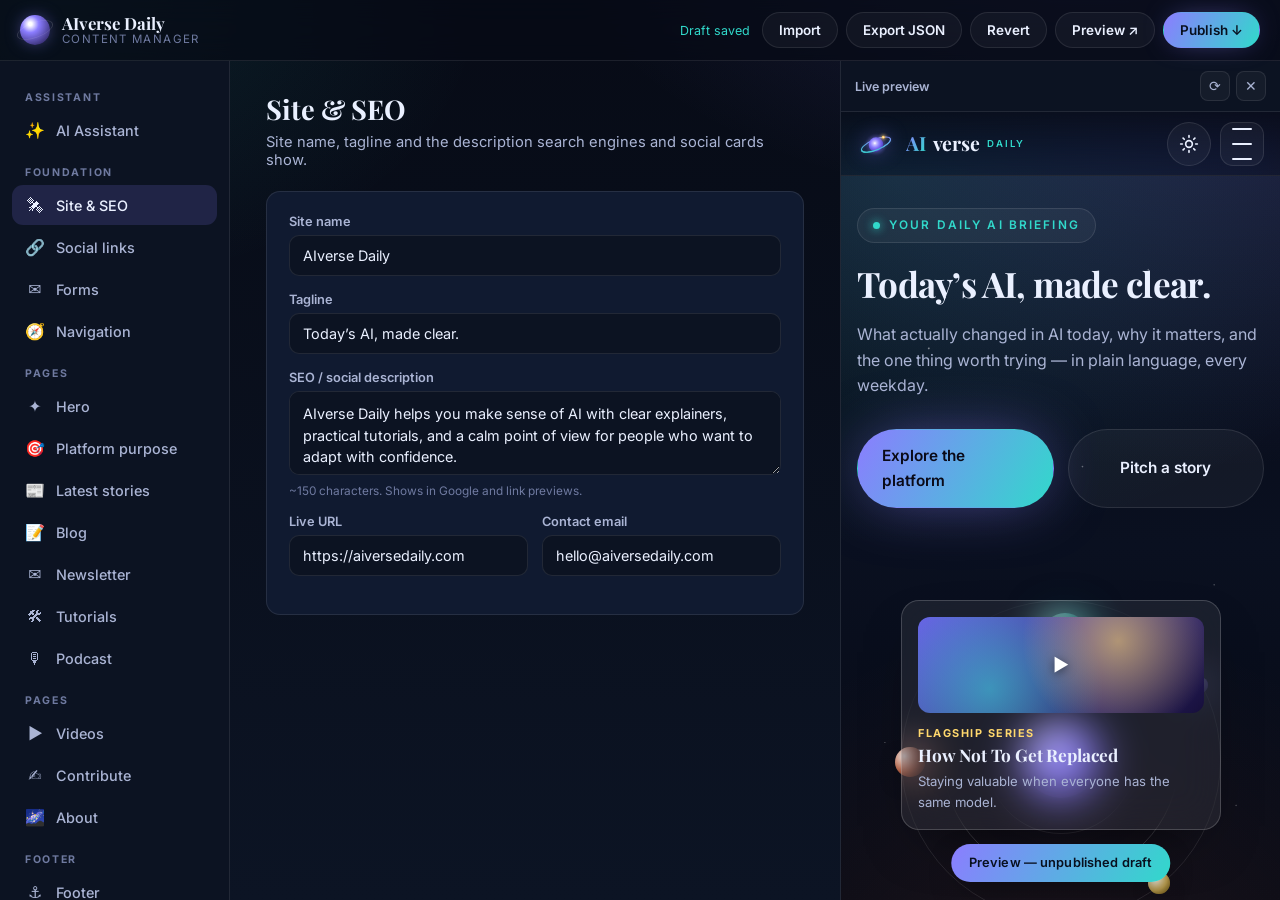
<file: admin/index.html>
<!DOCTYPE html>
<html lang="en">
<head>
<meta charset="UTF-8" />
<meta name="viewport" content="width=device-width, initial-scale=1.0" />
<meta name="robots" content="noindex, nofollow" />
<title>AIverse Daily · CMS</title>
<link rel="icon" href="../assets/aiverse-icon.svg" />
<link rel="preconnect" href="https://fonts.googleapis.com" />
<link rel="preconnect" href="https://fonts.gstatic.com" crossorigin />
<link href="https://fonts.googleapis.com/css2?family=Playfair+Display:wght@700&family=Inter:wght@400;500;600;700&display=swap" rel="stylesheet" />
<link rel="stylesheet" href="/admin/admin.css" />
</head>
<body>
  <header class="topbar">
    <div class="tb-left">
      <span class="tb-mark" aria-hidden="true"></span>
      <div class="tb-title"><strong>AIverse Daily</strong><span>Content manager</span></div>
    </div>
    <div class="tb-actions">
      <span class="save-state" id="saveState">Draft saved</span>
      <button class="btn ghost" id="btnImport">Import</button>
      <button class="btn ghost" id="btnJson">Export JSON</button>
      <button class="btn ghost" id="btnRevert">Revert</button>
      <a class="btn ghost" id="btnPreview" href="../index.html?draft=1" target="_blank" rel="noopener">Preview ↗</a>
      <button class="btn primary" id="btnPublish">Publish ↓</button>
    </div>
  </header>

  <div class="layout">
    <nav class="sidebar" id="sidebar" aria-label="Sections"></nav>
    <main class="editor" id="editor"></main>
    <aside class="preview" id="previewPane">
      <div class="preview-bar">
        <span>Live preview</span>
        <div>
          <button class="mini" id="btnRefresh" title="Refresh preview">⟳</button>
          <button class="mini" id="btnHidePreview" title="Hide preview">✕</button>
        </div>
      </div>
      <iframe id="previewFrame" src="../index.html?draft=1" title="Site preview"></iframe>
    </aside>
  </div>

  <button class="show-preview" id="btnShowPreview" hidden>Preview</button>
  <input type="file" id="fileInput" accept="application/json,.json" hidden />

  <div class="toast" id="toast" hidden></div>

  <script src="/content.js"></script>
  <script src="/admin/admin.js"></script>
</body>
</html>
</file>
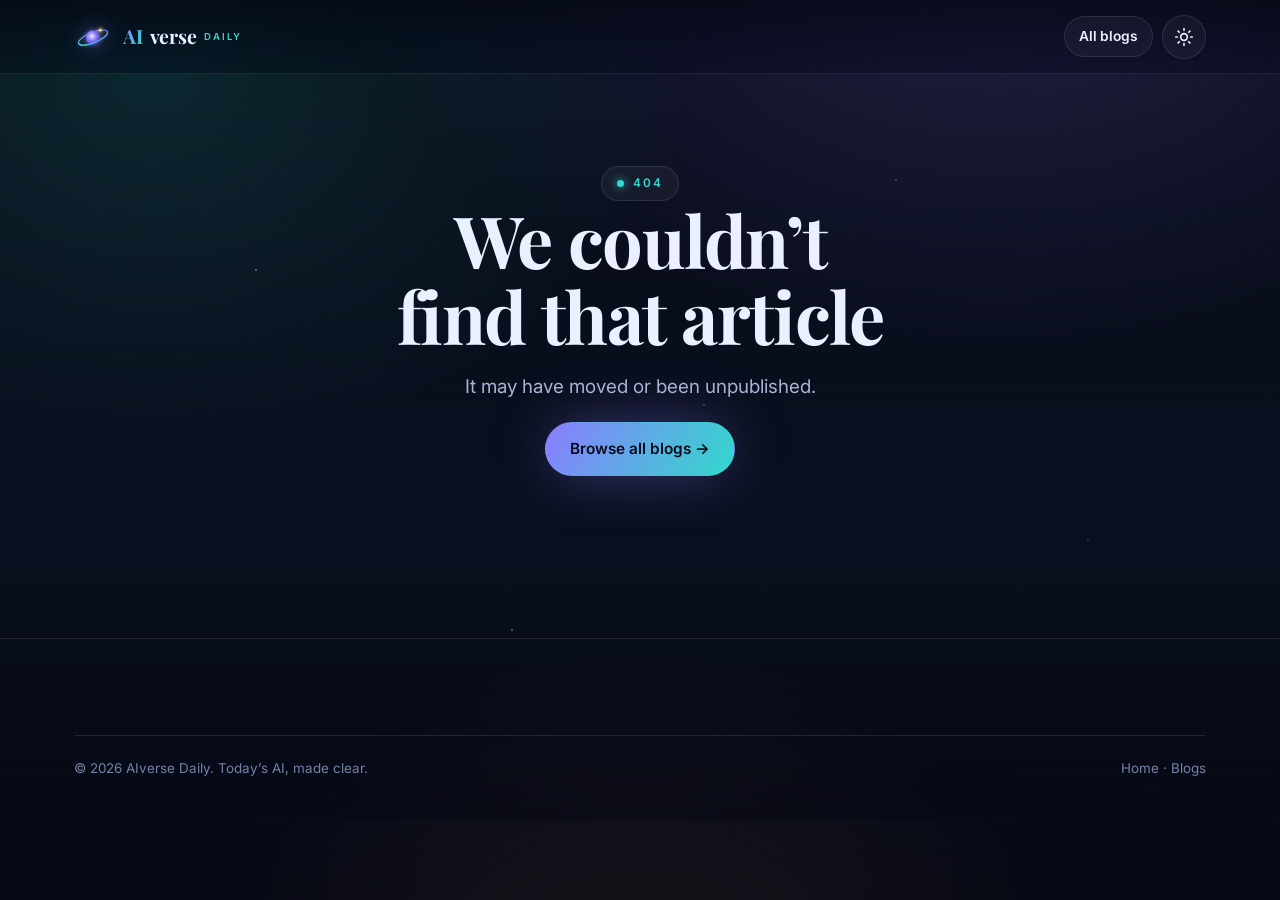
<file: article.html>
<!DOCTYPE html>
<html lang="en" data-theme="dark">
<head>
<meta charset="UTF-8" />
<meta name="viewport" content="width=device-width, initial-scale=1.0" />
<title>AIverse Daily</title>
<meta name="description" content="AIverse Daily — clear, calm analysis of what’s changing in AI." />
<meta name="theme-color" content="#060914" />
<!-- Apply saved theme before first paint to avoid a flash of the wrong theme -->
<script>(function(){try{var t=localStorage.getItem("aiverse:theme");if(t)document.documentElement.setAttribute("data-theme",t);}catch(e){}})();</script>

<meta property="og:type" content="article" />
<meta property="og:site_name" content="AIverse Daily" />
<meta property="og:title" content="AIverse Daily" />
<meta property="og:description" content="Clear, calm analysis of what’s changing in AI." />
<meta property="og:image" content="https://aiversedaily.com/assets/aiverse-avatar-1080.png" />
<meta name="twitter:card" content="summary_large_image" />

<link rel="icon" href="/assets/aiverse-icon.svg" />
<link rel="apple-touch-icon" href="/assets/apple-touch-icon.png" />
<link rel="manifest" href="/site.webmanifest" />
<link rel="canonical" href="https://aiversedaily.com/" />
<link rel="preconnect" href="https://fonts.googleapis.com" />
<link rel="preconnect" href="https://fonts.gstatic.com" crossorigin />
<link href="https://fonts.googleapis.com/css2?family=Playfair+Display:ital,wght@0,500;0,600;0,700;0,800;1,500&family=Inter:wght@400;500;600;700&display=swap" rel="stylesheet" />
<link rel="stylesheet" href="/styles.css" />
</head>
<body>
  <!-- Brand mark sprite (used in nav + footer) -->
  <svg width="0" height="0" style="position:absolute" aria-hidden="true">
    <defs>
      <radialGradient id="bmPlanet" cx="42%" cy="40%" r="72%">
        <stop offset="0%" stop-color="#ffffff"/><stop offset="16%" stop-color="#c8c0ff"/>
        <stop offset="42%" stop-color="#8b7dff"/><stop offset="74%" stop-color="#5a4bd2"/>
        <stop offset="100%" stop-color="#160f3a"/>
      </radialGradient>
      <linearGradient id="bmRing" x1="0%" y1="100%" x2="100%" y2="0%">
        <stop offset="0%" stop-color="#31d9cb"/><stop offset="100%" stop-color="#8b7dff"/>
      </linearGradient>
      <radialGradient id="bmSpark" cx="50%" cy="50%" r="50%">
        <stop offset="0%" stop-color="#fff4cf"/><stop offset="45%" stop-color="#ffd86d"/><stop offset="100%" stop-color="#ffb43d"/>
      </radialGradient>
      <filter id="bmGlow" x="-80%" y="-80%" width="260%" height="260%"><feGaussianBlur stdDeviation="4.5"/></filter>
      <clipPath id="bmFront"><rect x="0" y="62" width="120" height="58"/></clipPath>
      <symbol id="brandMark" viewBox="0 0 120 120">
        <g transform="rotate(-22 60 62)">
          <ellipse cx="60" cy="62" rx="49" ry="16.5" fill="none" stroke="url(#bmRing)" stroke-width="3.4" opacity="0.35" filter="url(#bmGlow)"/>
          <ellipse cx="60" cy="62" rx="49" ry="16.5" fill="none" stroke="url(#bmRing)" stroke-width="3.4"/>
        </g>
        <circle cx="60" cy="62" r="29" fill="#8b7dff" opacity="0.28" filter="url(#bmGlow)"/>
        <circle cx="60" cy="62" r="23" fill="url(#bmPlanet)"/>
        <g transform="rotate(-22 60 62)" clip-path="url(#bmFront)">
          <ellipse cx="60" cy="62" rx="49" ry="16.5" fill="none" stroke="url(#bmRing)" stroke-width="3.4"/>
        </g>
        <circle cx="83.1" cy="38.7" r="8.5" fill="#ffd86d" opacity="0.5" filter="url(#bmGlow)"/>
        <circle cx="83.1" cy="38.7" r="4.6" fill="url(#bmSpark)"/>
        <circle cx="82.2" cy="37.6" r="1.6" fill="#fffaf0"/>
      </symbol>
    </defs>
  </svg>

  <div class="sky" aria-hidden="true"></div>
  <div class="stars" aria-hidden="true"></div>

  <header>
    <nav class="nav" aria-label="Primary">
      <div class="nav-inner nav-inner-article">
        <a href="/" class="brand" aria-label="AIverse Daily home">
          <svg class="brand-mark" aria-hidden="true"><use href="#brandMark"/></svg>
          <span class="brand-name"><span class="b-ai">AI</span><span class="b-verse">verse</span><span class="b-daily">Daily</span></span>
        </a>
        <div class="nav-actions">
          <a href="/#blogs" class="btn btn-ghost btn-sm">All blogs</a>
          <button class="toggle" id="themeToggle" aria-label="Switch colour theme" aria-pressed="false">
            <svg class="sun" viewBox="0 0 24 24" fill="none" stroke="currentColor" stroke-width="2" stroke-linecap="round" aria-hidden="true"><circle cx="12" cy="12" r="4"/><path d="M12 2v2M12 20v2M4.93 4.93l1.41 1.41M17.66 17.66l1.41 1.41M2 12h2M20 12h2M4.93 19.07l1.41-1.41M17.66 6.34l1.41-1.41"/></svg>
            <svg class="moon" viewBox="0 0 24 24" fill="none" stroke="currentColor" stroke-width="2" stroke-linecap="round" stroke-linejoin="round" aria-hidden="true"><path d="M21 12.79A9 9 0 1 1 11.21 3 7 7 0 0 0 21 12.79z"/></svg>
          </button>
        </div>
      </div>
    </nav>
  </header>

  <noscript><div class="wrap" style="padding:60px 24px;text-align:center;color:#aab4d4">This article needs JavaScript enabled. <a href="/#blogs" style="color:#8b7dff">Back to all blogs →</a></div></noscript>

  <main id="articleMain"></main>

  <footer>
    <div class="wrap">
      <div class="foot-bottom" id="footBottom"></div>
    </div>
  </footer>

  <script src="/content.js"></script>
  <script src="/article.js"></script>
</body>
</html>
</file>
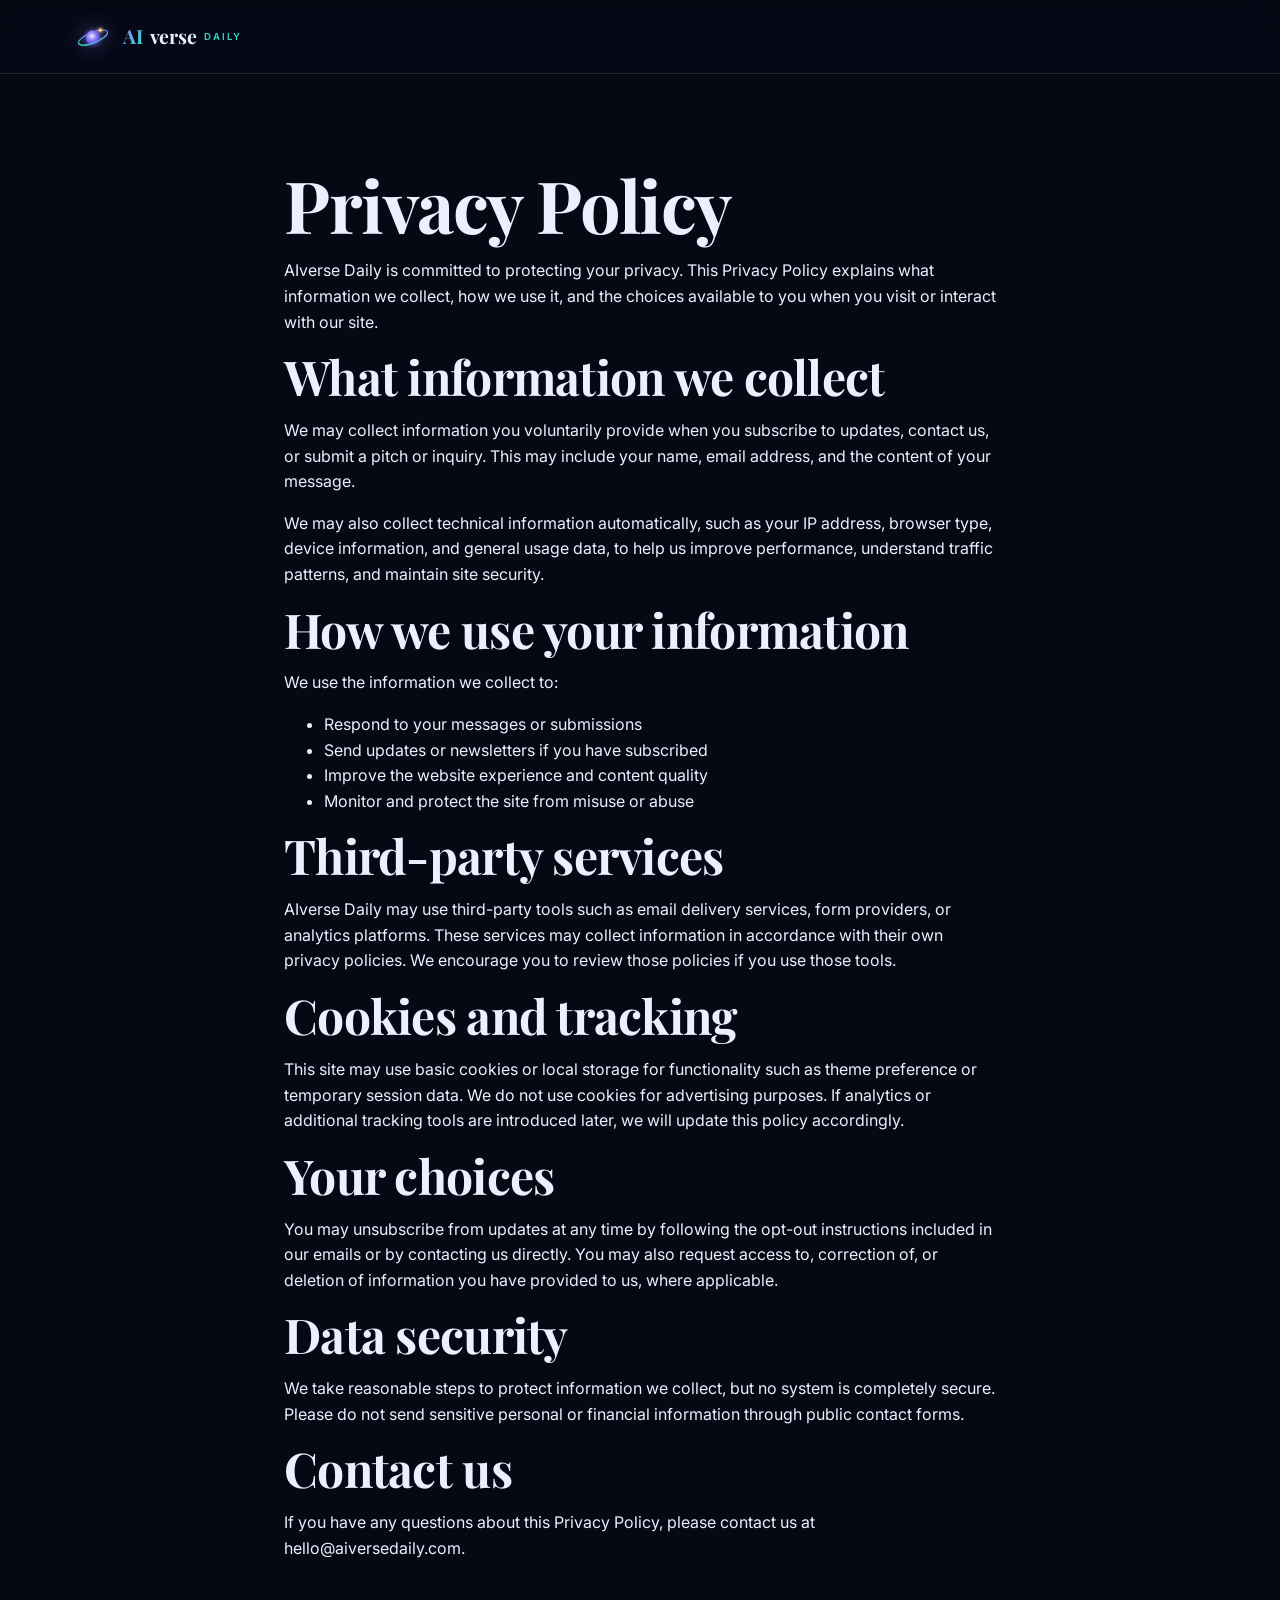
<file: privacy.html>
<!DOCTYPE html>
<html lang="en">
<head>
<meta charset="UTF-8" />
<meta name="viewport" content="width=device-width, initial-scale=1.0" />
<title>Privacy Policy — AIverse Daily</title>
<meta name="description" content="Privacy policy for AIverse Daily, covering data handling, forms, and third-party services." />
<meta name="robots" content="index, follow" />
<link rel="icon" href="assets/aiverse-icon.svg" />
<link rel="preconnect" href="https://fonts.googleapis.com" />
<link rel="preconnect" href="https://fonts.gstatic.com" crossorigin />
<link href="https://fonts.googleapis.com/css2?family=Playfair+Display:wght@700&family=Inter:wght@400;500;600;700&display=swap" rel="stylesheet" />
<link rel="stylesheet" href="styles.css" />
</head>
<body>
<header>
<nav class="nav" aria-label="Primary">
<div class="nav-inner">
<a href="/" class="brand" aria-label="AIverse Daily home">
<img class="brand-mark" src="assets/aiverse-icon.svg" alt="AIverse Daily" width="38" height="38" />
<span class="brand-name"><span class="b-ai">AI</span><span class="b-verse">verse</span><span class="b-daily">Daily</span></span>
</a>
</div>
</nav>
</header>
<main class="block">
<div class="wrap" style="max-width:760px;">
<h1>Privacy Policy</h1>
<p>AIverse Daily is committed to protecting your privacy. This Privacy Policy explains what information we collect, how we use it, and the choices available to you when you visit or interact with our site.</p>

<h2>What information we collect</h2>
<p>We may collect information you voluntarily provide when you subscribe to updates, contact us, or submit a pitch or inquiry. This may include your name, email address, and the content of your message.</p>
<p>We may also collect technical information automatically, such as your IP address, browser type, device information, and general usage data, to help us improve performance, understand traffic patterns, and maintain site security.</p>

<h2>How we use your information</h2>
<p>We use the information we collect to:</p>
<ul>
  <li>Respond to your messages or submissions</li>
  <li>Send updates or newsletters if you have subscribed</li>
  <li>Improve the website experience and content quality</li>
  <li>Monitor and protect the site from misuse or abuse</li>
</ul>

<h2>Third-party services</h2>
<p>AIverse Daily may use third-party tools such as email delivery services, form providers, or analytics platforms. These services may collect information in accordance with their own privacy policies. We encourage you to review those policies if you use those tools.</p>

<h2>Cookies and tracking</h2>
<p>This site may use basic cookies or local storage for functionality such as theme preference or temporary session data. We do not use cookies for advertising purposes. If analytics or additional tracking tools are introduced later, we will update this policy accordingly.</p>

<h2>Your choices</h2>
<p>You may unsubscribe from updates at any time by following the opt-out instructions included in our emails or by contacting us directly. You may also request access to, correction of, or deletion of information you have provided to us, where applicable.</p>

<h2>Data security</h2>
<p>We take reasonable steps to protect information we collect, but no system is completely secure. Please do not send sensitive personal or financial information through public contact forms.</p>

<h2>Contact us</h2>
<p>If you have any questions about this Privacy Policy, please contact us at <a href="mailto:hello@aiversedaily.com">hello@aiversedaily.com</a>.</p>
</div>
</main>
</body>
</html>
</file>
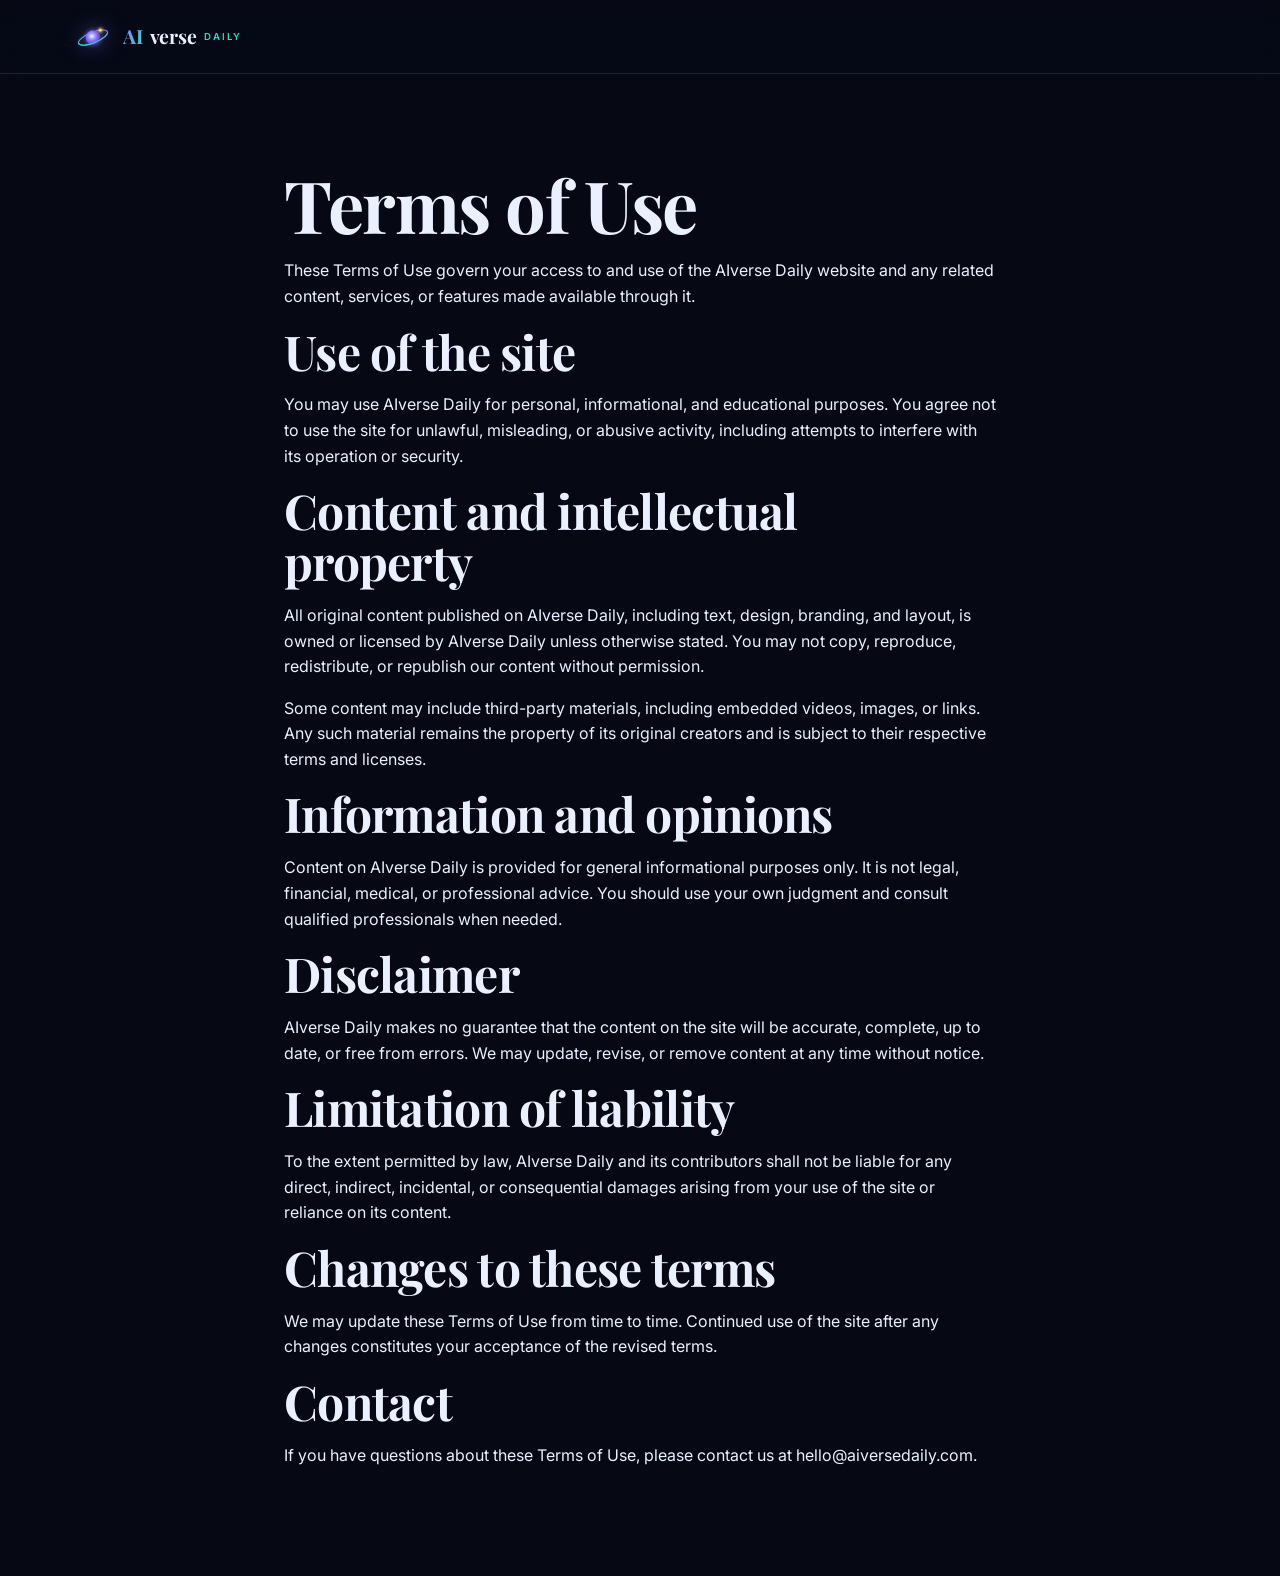
<file: terms.html>
<!DOCTYPE html>
<html lang="en">
<head>
<meta charset="UTF-8" />
<meta name="viewport" content="width=device-width, initial-scale=1.0" />
<title>Terms of Use — AIverse Daily</title>
<meta name="description" content="Terms of use for AIverse Daily, including acceptable use and limitations of liability." />
<meta name="robots" content="index, follow" />
<link rel="icon" href="assets/aiverse-icon.svg" />
<link rel="preconnect" href="https://fonts.googleapis.com" />
<link rel="preconnect" href="https://fonts.gstatic.com" crossorigin />
<link href="https://fonts.googleapis.com/css2?family=Playfair+Display:wght@700&family=Inter:wght@400;500;600;700&display=swap" rel="stylesheet" />
<link rel="stylesheet" href="styles.css" />
</head>
<body>
<header>
<nav class="nav" aria-label="Primary">
<div class="nav-inner">
<a href="/" class="brand" aria-label="AIverse Daily home">
<img class="brand-mark" src="assets/aiverse-icon.svg" alt="AIverse Daily" width="38" height="38" />
<span class="brand-name"><span class="b-ai">AI</span><span class="b-verse">verse</span><span class="b-daily">Daily</span></span>
</a>
</div>
</nav>
</header>
<main class="block">
<div class="wrap" style="max-width:760px;">
<h1>Terms of Use</h1>
<p>These Terms of Use govern your access to and use of the AIverse Daily website and any related content, services, or features made available through it.</p>

<h2>Use of the site</h2>
<p>You may use AIverse Daily for personal, informational, and educational purposes. You agree not to use the site for unlawful, misleading, or abusive activity, including attempts to interfere with its operation or security.</p>

<h2>Content and intellectual property</h2>
<p>All original content published on AIverse Daily, including text, design, branding, and layout, is owned or licensed by AIverse Daily unless otherwise stated. You may not copy, reproduce, redistribute, or republish our content without permission.</p>
<p>Some content may include third-party materials, including embedded videos, images, or links. Any such material remains the property of its original creators and is subject to their respective terms and licenses.</p>

<h2>Information and opinions</h2>
<p>Content on AIverse Daily is provided for general informational purposes only. It is not legal, financial, medical, or professional advice. You should use your own judgment and consult qualified professionals when needed.</p>

<h2>Disclaimer</h2>
<p>AIverse Daily makes no guarantee that the content on the site will be accurate, complete, up to date, or free from errors. We may update, revise, or remove content at any time without notice.</p>

<h2>Limitation of liability</h2>
<p>To the extent permitted by law, AIverse Daily and its contributors shall not be liable for any direct, indirect, incidental, or consequential damages arising from your use of the site or reliance on its content.</p>

<h2>Changes to these terms</h2>
<p>We may update these Terms of Use from time to time. Continued use of the site after any changes constitutes your acceptance of the revised terms.</p>

<h2>Contact</h2>
<p>If you have questions about these Terms of Use, please contact us at <a href="mailto:hello@aiversedaily.com">hello@aiversedaily.com</a>.</p>
</div>
</main>
</body>
</html>
</file>
<file: admin/admin.css>
:root{
  --bg0:#070b16;--bg1:#0c1424;--panel:#101a30;--panel2:#0c1322;
  --ink:#eaf0ff;--soft:#aab4d4;--faint:#6f7aa0;
  --violet:#8b7dff;--teal:#31d9cb;--coral:#ff8a62;--gold:#ffd86d;
  --border:rgba(255,255,255,.09);--border2:rgba(255,255,255,.14);
  --serif:"Playfair Display",serif;--sans:"Inter",system-ui,sans-serif;
  --r:14px;
}
*{box-sizing:border-box}
html,body{height:100%}
body{
  margin:0;font-family:var(--sans);color:var(--ink);
  background:radial-gradient(900px 500px at 85% -10%,rgba(139,125,255,.16),transparent 60%),
    radial-gradient(700px 480px at 5% 0%,rgba(49,217,203,.1),transparent 60%),
    linear-gradient(180deg,var(--bg0),var(--bg1));
  display:flex;flex-direction:column;
}
a{color:inherit;text-decoration:none}

/* topbar */
.topbar{display:flex;align-items:center;justify-content:space-between;gap:16px;
  padding:12px 20px;border-bottom:1px solid var(--border);
  background:rgba(7,11,22,.7);backdrop-filter:blur(14px);position:sticky;top:0;z-index:20}
.tb-left{display:flex;align-items:center;gap:12px}
.tb-mark{width:30px;height:30px;border-radius:50%;flex-shrink:0;
  background:radial-gradient(circle at 34% 30%,#fff 0 6%,var(--violet) 30%,#160f3a 100%);
  box-shadow:0 0 18px -4px rgba(139,125,255,.7);position:relative}
.tb-mark::after{content:"";position:absolute;inset:-4px;border-radius:50%;
  border:1px solid var(--border2);transform:rotate(-20deg) scaleY(.4)}
.tb-title{display:flex;flex-direction:column;line-height:1.1}
.tb-title strong{font-family:var(--serif);font-size:1.05rem}
.tb-title span{font-size:.72rem;color:var(--faint);letter-spacing:.12em;text-transform:uppercase}
.tb-actions{display:flex;align-items:center;gap:8px;flex-wrap:wrap;justify-content:flex-end}
.save-state{font-size:.78rem;color:var(--teal);margin-right:4px}
.save-state.dirty{color:var(--gold)}

.btn{font-family:var(--sans);font-weight:600;font-size:.84rem;cursor:pointer;
  border-radius:999px;padding:9px 16px;border:1px solid transparent;transition:.2s}
.btn.ghost{background:rgba(255,255,255,.04);border-color:var(--border);color:var(--ink)}
.btn.ghost:hover{background:rgba(255,255,255,.09)}
.btn.primary{color:#08101f;background:linear-gradient(120deg,var(--violet),var(--teal));
  box-shadow:0 0 28px -10px rgba(139,125,255,.7)}
.btn.primary:hover{transform:translateY(-1px)}

/* layout */
.layout{flex:1;display:grid;grid-template-columns:230px 1fr 440px;min-height:0}
.sidebar{border-right:1px solid var(--border);padding:16px 12px;overflow-y:auto;background:var(--panel2)}
.s-item{display:flex;align-items:center;gap:11px;width:100%;text-align:left;
  padding:10px 13px;border-radius:11px;border:none;background:transparent;color:var(--soft);
  font-family:var(--sans);font-size:.9rem;font-weight:500;cursor:pointer;margin-bottom:2px;transition:.15s}
.s-item:hover{background:rgba(255,255,255,.04);color:var(--ink)}
.s-item.active{background:rgba(139,125,255,.16);color:var(--ink)}
.s-item .ic{font-size:1rem;width:20px;text-align:center}
.s-sep{font-size:.66rem;letter-spacing:.16em;text-transform:uppercase;color:var(--faint);
  padding:14px 13px 6px;font-weight:700}

.editor{overflow-y:auto;padding:30px 36px 80px;min-width:0}
.ed-head{margin-bottom:22px}
.ed-head h1{font-family:var(--serif);font-size:1.7rem;margin:0 0 6px}
.ed-head p{color:var(--soft);margin:0;font-size:.92rem;max-width:64ch}

.group{background:var(--panel);border:1px solid var(--border);border-radius:var(--r);
  padding:22px;margin-bottom:18px}
.field{margin-bottom:16px}
.field:last-child{margin-bottom:0}
.field label{display:block;font-size:.8rem;font-weight:600;color:var(--soft);margin-bottom:6px}
.field .help{font-size:.74rem;color:var(--faint);margin:5px 0 0}
.inp,select.inp,textarea.inp{width:100%;padding:11px 13px;border-radius:10px;
  border:1px solid var(--border);background:var(--panel2);color:var(--ink);
  font-family:var(--sans);font-size:.9rem;transition:.18s}
textarea.inp{min-height:84px;resize:vertical;line-height:1.5}
.inp:focus{outline:none;border-color:var(--violet);box-shadow:0 0 0 3px rgba(139,125,255,.22)}
select.inp{cursor:pointer}
.row2{display:grid;grid-template-columns:1fr 1fr;gap:14px}

/* list editor */
.list-head{display:flex;align-items:center;justify-content:space-between;margin:26px 0 12px}
.list-head h3{font-size:1rem;margin:0;font-family:var(--serif)}
.item{background:var(--panel);border:1px solid var(--border);border-radius:var(--r);
  padding:18px 18px 16px;margin-bottom:14px;position:relative}
.item-top{display:flex;align-items:center;justify-content:space-between;margin-bottom:14px;gap:10px}
.item-name{font-weight:600;font-size:.9rem;color:var(--ink);overflow:hidden;text-overflow:ellipsis;white-space:nowrap}
.item-name b{color:var(--faint);font-weight:600;margin-right:8px}
.item-ctrls{display:flex;gap:5px;flex-shrink:0}
.mini{width:30px;height:30px;border-radius:8px;border:1px solid var(--border);
  background:rgba(255,255,255,.04);color:var(--soft);cursor:pointer;font-size:.85rem;
  display:grid;place-items:center;transition:.15s}
.mini:hover{background:rgba(255,255,255,.1);color:var(--ink)}
.mini.danger:hover{background:rgba(255,138,98,.2);color:var(--coral);border-color:var(--coral)}
.add-btn{width:100%;padding:12px;border-radius:11px;border:1px dashed var(--border2);
  background:transparent;color:var(--soft);font-family:var(--sans);font-weight:600;font-size:.86rem;
  cursor:pointer;transition:.18s}
.add-btn:hover{border-color:var(--violet);color:var(--ink);background:rgba(139,125,255,.08)}
.swatch{display:inline-block;width:11px;height:11px;border-radius:50%;margin-right:7px;vertical-align:-1px}

/* preview */
.preview{border-left:1px solid var(--border);display:flex;flex-direction:column;background:var(--panel2)}
.preview-bar{display:flex;align-items:center;justify-content:space-between;padding:10px 14px;
  border-bottom:1px solid var(--border);font-size:.78rem;color:var(--soft);font-weight:600}
.preview-bar div{display:flex;gap:6px}
#previewFrame{flex:1;border:none;width:100%;background:#060914}
.show-preview{position:fixed;bottom:18px;right:18px;z-index:30;
  background:linear-gradient(120deg,var(--violet),var(--teal));color:#08101f;
  border:none;border-radius:999px;padding:11px 18px;font-weight:700;cursor:pointer;
  box-shadow:0 10px 30px -10px rgba(0,0,0,.6)}

.toast{position:fixed;bottom:22px;left:50%;transform:translateX(-50%);z-index:50;
  background:var(--panel);border:1px solid var(--border2);border-radius:999px;
  padding:11px 20px;font-size:.86rem;font-weight:600;box-shadow:0 16px 40px -16px rgba(0,0,0,.7)}

/* ---------- AI assistant ---------- */
.ai-item .ic{filter:saturate(1.4)}
.ai-chat{background:var(--panel);border:1px solid var(--border);border-radius:var(--r);padding:16px;margin-bottom:20px}
.ai-log{min-height:120px;max-height:46vh;overflow-y:auto;display:flex;flex-direction:column;gap:10px;padding:4px 2px 12px}
.ai-empty{color:var(--faint);font-size:.9rem;margin:8px 4px;line-height:1.6}
.ai-msg{max-width:88%;padding:10px 13px;border-radius:13px;font-size:.92rem;line-height:1.5;white-space:pre-wrap;word-wrap:break-word}
.ai-user{align-self:flex-end;background:linear-gradient(120deg,rgba(139,125,255,.22),rgba(49,217,203,.18));border:1px solid var(--border2);color:var(--ink)}
.ai-assistant{align-self:flex-start;background:var(--panel2);border:1px solid var(--border);color:var(--soft)}
.ai-pending{opacity:.6;font-style:italic}
.ai-input-row{display:flex;gap:8px;align-items:flex-end;margin-top:6px}
.ai-text{flex:1;min-height:46px;max-height:160px;resize:vertical;padding:11px 13px;border-radius:11px;
  border:1px solid var(--border);background:var(--panel2);color:var(--ink);font-family:var(--sans);font-size:.92rem;line-height:1.5}
.ai-text:focus{outline:none;border-color:var(--violet);box-shadow:0 0 0 3px rgba(139,125,255,.22)}
.ai-mic{flex-shrink:0;width:46px;height:46px;border-radius:50%;border:1px solid var(--border);background:rgba(255,255,255,.04);
  color:var(--ink);font-size:1.05rem;cursor:pointer;transition:.18s}
.ai-mic:hover{background:rgba(255,255,255,.1)}
.ai-mic.rec{background:rgba(255,138,98,.25);border-color:var(--coral);animation:aipulse 1.1s ease-in-out infinite}
.ai-mic.disabled{opacity:.4;cursor:not-allowed}
@keyframes aipulse{0%,100%{box-shadow:0 0 0 0 rgba(255,138,98,.5)}50%{box-shadow:0 0 0 7px rgba(255,138,98,0)}}
.ai-send{flex-shrink:0;height:46px;padding:0 20px;border-radius:11px;border:none;cursor:pointer;font-weight:700;font-family:var(--sans);
  color:#08101f;background:linear-gradient(120deg,var(--violet),var(--teal));box-shadow:0 0 24px -10px rgba(139,125,255,.7)}
.ai-send:hover{transform:translateY(-1px)}

.ai-drafts-head{display:flex;align-items:center;justify-content:space-between;margin:6px 0 12px}
.ai-drafts-head h3{font-family:var(--serif);font-size:1.05rem;margin:0}
.ai-draft{background:var(--panel);border:1px solid var(--border);border-radius:var(--r);padding:16px;margin-bottom:12px}
.ai-draft-top{display:flex;align-items:center;justify-content:space-between;gap:8px;margin-bottom:8px}
.ai-draft-meta{font-size:.74rem;color:var(--faint)}
.ai-draft h4{margin:0 0 6px;font-size:1.02rem}
.ai-draft-ex{margin:0 0 8px;color:var(--soft);font-size:.9rem;line-height:1.55}
.ai-draft-src{margin:0 0 10px;font-size:.78rem;color:var(--faint)}
.ai-draft-actions{display:flex;gap:8px;align-items:center}
.ai-draft-actions .btn.primary{padding:8px 14px;font-size:.82rem}
.ai-draft-body{margin-top:12px;padding-top:12px;border-top:1px solid var(--border);color:var(--soft);font-size:.88rem;line-height:1.7}
.tag{display:inline-block;padding:3px 9px;border-radius:999px;font-size:.7rem;font-weight:700;letter-spacing:.02em}
.tag-violet{background:rgba(139,125,255,.18);color:#c8c0ff}
.tag-teal{background:rgba(49,217,203,.18);color:#8ff0e6}
.tag-coral{background:rgba(255,138,98,.18);color:#ffc1ab}
.tag-gold{background:rgba(255,216,109,.18);color:#ffe9a8}

/* ---------- responsive ---------- */
@media(max-width:1150px){
  .layout{grid-template-columns:200px 1fr}
  /* preview is hidden by default and opens as a full-screen overlay on demand */
  .preview{display:none;position:fixed;inset:0;z-index:40;border-left:none}
  .show-preview{display:block}
}
@media(max-width:720px){
  /* topbar wraps; actions get their own full-width row */
  .topbar{flex-wrap:wrap;gap:10px;padding:10px 14px}
  .tb-actions{width:100%;justify-content:space-between;gap:6px}
  .tb-actions .btn{flex:1 1 0;min-width:0;padding:9px 8px;font-size:.78rem;text-align:center}
  .save-state{order:-1;width:100%;margin:0;text-align:right}
  .tb-title span{display:none}

  /* single column; sections become a horizontal pill scroller */
  .layout{grid-template-columns:1fr}
  .sidebar{display:flex;gap:6px;overflow-x:auto;-webkit-overflow-scrolling:touch;
    border-right:none;border-bottom:1px solid var(--border);padding:10px}
  .s-item{white-space:nowrap;margin:0;flex:0 0 auto}
  .s-sep{display:none}

  .editor{padding:20px 16px 96px}
  .ed-head h1{font-size:1.4rem}
  .group{padding:16px}
  .row2{grid-template-columns:1fr}
  /* 16px inputs stop iOS from zooming in on focus */
  .inp,select.inp,textarea.inp{font-size:16px}
  /* larger touch targets */
  .mini{width:36px;height:36px;font-size:.95rem}
  .item-ctrls{gap:6px}
  .add-btn{padding:14px}
  .toast{left:16px;right:16px;transform:none;text-align:center}
}
</file>
<file: styles.css>
:root {
    /* Core cosmic palette */
    --bg-0: #060914;
    --bg-1: #0a1020;
    --bg-2: #0d1426;
    --ink: #eaf0ff;
    --ink-soft: #aab4d4;
    --ink-faint: #7682a6;

    --violet: #8b7dff;
    --violet-deep: #6c5ce7;
    --teal: #31d9cb;
    --coral: #ff8a62;
    --gold: #ffd86d;

    --glass: rgba(255, 255, 255, 0.045);
    --glass-strong: rgba(255, 255, 255, 0.07);
    --glass-border: rgba(255, 255, 255, 0.10);
    --glass-hi: rgba(255, 255, 255, 0.18);

    --shadow: 0 24px 60px -28px rgba(0, 0, 0, 0.75);
    --glow-violet: 0 0 60px -10px rgba(139, 125, 255, 0.55);
    --glow-teal: 0 0 50px -12px rgba(49, 217, 203, 0.5);

    --radius-lg: 26px;
    --radius-md: 18px;
    --radius-sm: 12px;
    --radius-pill: 999px;

    --nav-h: 74px;
    --maxw: 1180px;
    --ease: cubic-bezier(0.22, 1, 0.36, 1);

    --serif: "Playfair Display", Georgia, serif;
    --sans: "Inter", system-ui, -apple-system, sans-serif;
  }

  [data-theme="light"] {
    /* Daybreak variant — soft cosmic dawn */
    --bg-0: #eef0fb;
    --bg-1: #f4f3fc;
    --bg-2: #ffffff;
    --ink: #1a1838;
    --ink-soft: #4d4a6b;
    --ink-faint: #837fa3;

    --violet: #6c5ce7;
    --violet-deep: #5547c9;
    --teal: #11a99c;
    --coral: #e9603a;
    --gold: #c79324;

    --glass: rgba(255, 255, 255, 0.55);
    --glass-strong: rgba(255, 255, 255, 0.78);
    --glass-border: rgba(26, 24, 56, 0.10);
    --glass-hi: rgba(108, 92, 231, 0.18);

    --shadow: 0 24px 50px -30px rgba(50, 40, 110, 0.4);
    --glow-violet: 0 0 50px -14px rgba(108, 92, 231, 0.35);
    --glow-teal: 0 0 44px -16px rgba(17, 169, 156, 0.35);
  }

  * { box-sizing: border-box; }

  html {
    scroll-behavior: smooth;
    -webkit-text-size-adjust: 100%;
  }

  body {
    margin: 0;
    font-family: var(--sans);
    color: var(--ink);
    background: var(--bg-0);
    line-height: 1.6;
    overflow-x: hidden;
    transition: background 0.5s var(--ease), color 0.4s var(--ease);
  }

  /* Cosmic nebula backdrop */
  .sky {
    position: fixed;
    inset: 0;
    z-index: -2;
    background:
      radial-gradient(1100px 700px at 78% -8%, rgba(139, 125, 255, 0.22), transparent 60%),
      radial-gradient(900px 620px at 12% 8%, rgba(49, 217, 203, 0.14), transparent 60%),
      radial-gradient(800px 800px at 50% 120%, rgba(255, 138, 98, 0.10), transparent 55%),
      linear-gradient(180deg, var(--bg-0), var(--bg-1) 55%, var(--bg-0));
    transition: opacity 0.5s var(--ease);
  }
  .stars {
    position: fixed;
    inset: 0;
    z-index: -1;
    background-image:
      radial-gradient(1.4px 1.4px at 20% 30%, rgba(255,255,255,0.85), transparent),
      radial-gradient(1.2px 1.2px at 70% 20%, rgba(255,255,255,0.6), transparent),
      radial-gradient(1.6px 1.6px at 40% 70%, rgba(255,255,255,0.7), transparent),
      radial-gradient(1.1px 1.1px at 85% 60%, rgba(255,255,255,0.5), transparent),
      radial-gradient(1.3px 1.3px at 55% 45%, rgba(255,255,255,0.55), transparent),
      radial-gradient(1px 1px at 10% 80%, rgba(255,255,255,0.5), transparent),
      radial-gradient(1.2px 1.2px at 90% 88%, rgba(255,255,255,0.45), transparent);
    background-size: cover;
    opacity: 0.7;
    animation: twinkle 6s ease-in-out infinite alternate;
  }
  [data-theme="light"] .stars { opacity: 0.18; }
  @keyframes twinkle { from { opacity: 0.45; } to { opacity: 0.8; } }

  .wrap {
    width: 100%;
    max-width: var(--maxw);
    margin: 0 auto;
    padding: 0 24px;
  }

  a { color: inherit; text-decoration: none; }

  /* ---------- NAV ---------- */
  .nav {
    position: sticky;
    top: 0;
    z-index: 100;
    height: var(--nav-h);
    display: flex;
    align-items: center;
    backdrop-filter: blur(18px) saturate(140%);
    -webkit-backdrop-filter: blur(18px) saturate(140%);
    background: linear-gradient(180deg, rgba(6,9,20,0.82), rgba(6,9,20,0.4));
    border-bottom: 1px solid var(--glass-border);
    transition: background 0.5s var(--ease);
  }
  [data-theme="light"] .nav {
    background: linear-gradient(180deg, rgba(244,243,252,0.9), rgba(244,243,252,0.55));
  }
  .nav-inner {
    width: 100%;
    max-width: var(--maxw);
    margin: 0 auto;
    padding: 0 24px;
    display: grid;
    grid-template-columns: auto 1fr auto;
    align-items: center;
    gap: 18px;
  }
  .brand {
    display: inline-flex;
    align-items: center;
    gap: 11px;
    font-weight: 700;
    letter-spacing: -0.01em;
    flex-shrink: 0;
  }
  .brand-mark {
    width: 38px; height: 38px;
    flex-shrink: 0;
    filter: drop-shadow(0 0 10px rgba(139, 125, 255, 0.45));
    transition: transform 0.4s var(--ease);
  }
  .brand:hover .brand-mark { transform: rotate(8deg); }
  .brand-name {
    display: inline-flex;
    align-items: baseline;
    gap: 7px;
    font-family: var(--serif);
    font-size: 1.22rem;
    font-weight: 700;
    letter-spacing: -0.01em;
    line-height: 1;
  }
  .b-ai {
    background: linear-gradient(120deg, var(--violet), var(--teal));
    -webkit-background-clip: text;
    background-clip: text;
    color: transparent;
  }
  .b-verse { color: var(--ink); }
  .b-daily {
    font-family: var(--sans);
    font-size: 0.6rem;
    font-weight: 600;
    letter-spacing: 0.22em;
    text-transform: uppercase;
    color: var(--teal);
    align-self: center;
  }

  .nav-links {
    display: flex;
    justify-content: center;
    align-items: center;
    gap: 4px;
    list-style: none;
    margin: 0; padding: 0;
    min-width: 0;
  }
  .nav-links a {
    display: inline-block;
    padding: 9px 16px;
    border-radius: var(--radius-pill);
    font-size: 0.92rem;
    font-weight: 500;
    color: var(--ink-soft);
    white-space: nowrap;
    transition: color 0.25s var(--ease), background 0.25s var(--ease);
  }
  .nav-links a:hover,
  .nav-links a.active {
    color: var(--ink);
    background: var(--glass-strong);
  }

  .toggle {
    flex-shrink: 0;
    width: 44px; height: 44px;
    border-radius: 50%;
    border: 1px solid var(--glass-border);
    background: var(--glass);
    color: var(--ink);
    display: inline-grid;
    place-items: center;
    cursor: pointer;
    transition: transform 0.3s var(--ease), background 0.25s var(--ease), box-shadow 0.3s var(--ease);
  }
  .toggle:hover { background: var(--glass-strong); box-shadow: var(--glow-violet); }
  .toggle:active { transform: scale(0.92); }
  .toggle svg { width: 20px; height: 20px; }
  .toggle .moon { display: none; }
  [data-theme="light"] .toggle .sun { display: none; }
  [data-theme="light"] .toggle .moon { display: block; }

  .nav-actions { display: inline-flex; align-items: center; gap: 9px; flex-shrink: 0; }
  /* hamburger — hidden on desktop, shown on mobile */
  .nav-toggle {
    display: none;
    width: 44px; height: 44px;
    border-radius: 13px;
    border: 1px solid var(--glass-border);
    background: var(--glass);
    cursor: pointer;
    place-items: center;
    gap: 5px;
  }
  .nav-toggle:hover { background: var(--glass-strong); }
  .nav-toggle span {
    width: 20px; height: 2px; border-radius: 2px;
    background: var(--ink);
    transition: transform 0.25s var(--ease), opacity 0.2s var(--ease);
  }
  .nav-toggle[aria-expanded="true"] span:nth-child(1) { transform: translateY(7px) rotate(45deg); }
  .nav-toggle[aria-expanded="true"] span:nth-child(2) { opacity: 0; }
  .nav-toggle[aria-expanded="true"] span:nth-child(3) { transform: translateY(-7px) rotate(-45deg); }

  /* ---------- Shared section / type ---------- */
  section[id] { scroll-margin-top: calc(var(--nav-h) + 8px); }
  .block { padding: 92px 0; }
  .block-tight { padding: 64px 0; }

  .eyebrow {
    display: inline-flex;
    align-items: center;
    gap: 9px;
    font-size: 0.74rem;
    font-weight: 600;
    letter-spacing: 0.18em;
    text-transform: uppercase;
    color: var(--teal);
    padding: 7px 15px;
    border-radius: var(--radius-pill);
    border: 1px solid var(--glass-border);
    background: var(--glass);
  }
  .eyebrow::before {
    content: "";
    width: 7px; height: 7px; border-radius: 50%;
    background: var(--teal);
    box-shadow: 0 0 10px var(--teal);
  }

  h1, h2, h3 { font-family: var(--serif); font-weight: 700; line-height: 1.06; margin: 0; }
  h1 { font-size: clamp(2.5rem, 6vw, 4.5rem); letter-spacing: -0.02em; }
  h2 { font-size: clamp(1.9rem, 4vw, 3rem); letter-spacing: -0.015em; }
  h3 { font-size: 1.3rem; letter-spacing: -0.01em; }
  .lead { color: var(--ink-soft); font-size: clamp(1.02rem, 1.6vw, 1.18rem); max-width: 54ch; }

  .section-head { max-width: 640px; margin-bottom: 44px; }
  .section-head h2 { margin: 18px 0 12px; }
  .section-head p { color: var(--ink-soft); margin: 0; }

  /* Buttons */
  .btn {
    display: inline-flex;
    align-items: center;
    justify-content: center;
    gap: 9px;
    padding: 14px 24px;
    border-radius: var(--radius-pill);
    font-family: var(--sans);
    font-weight: 600;
    font-size: 0.96rem;
    cursor: pointer;
    border: 1px solid transparent;
    transition: transform 0.25s var(--ease), box-shadow 0.3s var(--ease), background 0.25s var(--ease);
  }
  .btn-primary {
    color: #0a0a18;
    background: linear-gradient(120deg, var(--violet), var(--teal));
    box-shadow: var(--glow-violet);
  }
  .btn-primary:hover { transform: translateY(-2px); box-shadow: 0 18px 40px -16px rgba(139,125,255,0.7); }
  .btn-ghost {
    color: var(--ink);
    background: var(--glass);
    border-color: var(--glass-border);
  }
  .btn-ghost:hover { transform: translateY(-2px); background: var(--glass-strong); }

  /* Glass card base */
  .card {
    position: relative;
    background: var(--glass);
    border: 1px solid var(--glass-border);
    border-radius: var(--radius-lg);
    box-shadow: var(--shadow);
    backdrop-filter: blur(14px);
    -webkit-backdrop-filter: blur(14px);
    overflow: hidden;
    transition: transform 0.4s var(--ease), border-color 0.4s var(--ease), box-shadow 0.4s var(--ease);
  }
  .card::before {
    content: "";
    position: absolute; inset: 0;
    border-radius: inherit;
    padding: 1px;
    background: linear-gradient(140deg, var(--glass-hi), transparent 45%);
    -webkit-mask: linear-gradient(#000 0 0) content-box, linear-gradient(#000 0 0);
    -webkit-mask-composite: xor; mask-composite: exclude;
    pointer-events: none;
    opacity: 0.7;
  }
  .card:hover { transform: translateY(-6px); border-color: var(--glass-hi); }

  .video-card { display: flex; flex-direction: column; gap: 16px; }
  .video-preview {
    position: relative; aspect-ratio: 16 / 9; overflow: hidden; border-radius: 22px;
    background: linear-gradient(135deg, rgba(139,125,255,0.18), rgba(49,217,203,0.12));
    border: 1px solid var(--glass-border); box-shadow: inset 0 1px 0 rgba(255,255,255,0.08);
  }
  .video-preview::after {
    content: ""; position: absolute; inset: 0;
    background: linear-gradient(180deg, rgba(0,0,0,0.06), rgba(0,0,0,0.28)); pointer-events: none;
  }
  .video-thumb { width: 100%; height: 100%; object-fit: cover; display: block; }
  .video-thumb.placeholder { background: linear-gradient(135deg, rgba(139,125,255,0.25), rgba(49,217,203,0.18)); }
  .video-play {
    position: absolute; inset: 0; margin: auto; width: 72px; height: 72px; border: 0; border-radius: 50%;
    display: grid; place-items: center; font-size: 1.15rem; color: #08101f; cursor: pointer; z-index: 2;
    background: linear-gradient(120deg, var(--violet), var(--teal)); box-shadow: 0 16px 36px -12px rgba(0,0,0,0.5);
    transition: transform 0.2s var(--ease), box-shadow 0.2s var(--ease);
  }
  .video-preview:hover .video-play { transform: scale(1.04); box-shadow: 0 20px 44px -12px rgba(0,0,0,0.58); }
  .video-body { display: flex; flex-direction: column; gap: 10px; }
  .video-modal { position: fixed; inset: 0; z-index: 1200; display: grid; place-items: center; padding: 24px; background: rgba(4,8,20,0.78); backdrop-filter: blur(14px); -webkit-backdrop-filter: blur(14px); }
  .video-modal[hidden] { display: none; }
  .video-modal-content { width: min(960px, 100%); border-radius: 28px; overflow: hidden; background: linear-gradient(180deg, rgba(10,16,32,0.95), rgba(6,9,20,0.98)); border: 1px solid var(--glass-border); box-shadow: 0 30px 80px -24px rgba(0,0,0,0.75); }
  .video-modal-header { display: flex; justify-content: space-between; align-items: center; padding: 18px 20px; border-bottom: 1px solid var(--glass-border); }
  .video-modal-header h3 { font-size: 1.08rem; }
  .video-modal-close { border: 0; background: var(--glass); color: var(--ink); width: 38px; height: 38px; border-radius: 50%; cursor: pointer; }
  .video-modal-body { padding: 18px 20px 20px; }
  .video-modal-player-frame { aspect-ratio: 16 / 9; border-radius: 20px; overflow: hidden; border: 1px solid rgba(255,255,255,0.08); background: #000; }
  .video-modal-player-frame iframe, .video-modal-player-frame video { width: 100%; height: 100%; border: 0; background: #000; }
  body.modal-open { overflow: hidden; }

  .tag {
    display: inline-flex; align-items: center; gap: 6px;
    font-size: 0.72rem; font-weight: 600; letter-spacing: 0.04em;
    padding: 5px 11px; border-radius: var(--radius-pill);
    border: 1px solid var(--glass-border);
  }
  .tag-violet { color: var(--violet); background: rgba(139,125,255,0.12); }
  .tag-teal { color: var(--teal); background: rgba(49,217,203,0.12); }
  .tag-coral { color: var(--coral); background: rgba(255,138,98,0.12); }
  .tag-gold { color: var(--gold); background: rgba(255,216,109,0.12); }

  /* ---------- HERO ---------- */
  .hero { padding: clamp(48px, 7vw, 90px) 0 84px; position: relative; }
  .hero-grid {
    display: grid;
    grid-template-columns: 1.05fr 0.95fr;
    gap: 56px;
    align-items: center;
  }
  .hero h1 { margin: 22px 0 20px; }
  .hero .lead { margin-bottom: 30px; }
  .hero-cta { display: flex; flex-wrap: wrap; gap: 14px; margin-bottom: 30px; }
  .badges { display: flex; flex-wrap: wrap; gap: 9px; }
  .badge {
    font-size: 0.78rem; font-weight: 500;
    padding: 6px 13px; border-radius: var(--radius-pill);
    background: var(--glass); border: 1px solid var(--glass-border);
    color: var(--ink-soft);
  }

  /* Orbit signature visual */
  .orbit-stage {
    position: relative;
    aspect-ratio: 1 / 1;
    width: 100%;
    max-width: 520px;
    margin-left: auto;
    will-change: transform;
  }
  .orbit-ring {
    position: absolute; inset: 0;
    border-radius: 50%;
    border: 1px solid var(--glass-border);
  }
  .orbit-ring.r2 { inset: 13%; border-color: var(--glass-hi); }
  .orbit-ring.r3 { inset: 27%; }
  .orbit-core {
    position: absolute;
    inset: 38%;
    border-radius: 50%;
    background: radial-gradient(circle at 34% 30%, #fff 0 5%, var(--violet) 22%, var(--violet-deep) 60%, #160f3a 100%);
    box-shadow: var(--glow-violet), inset 0 0 30px rgba(255,255,255,0.25);
    animation: corepulse 5s ease-in-out infinite;
  }
  @keyframes corepulse { 0%,100% { transform: scale(1);} 50% { transform: scale(1.05);} }

  .planet {
    position: absolute;
    border-radius: 50%;
    box-shadow: inset -4px -6px 12px rgba(0,0,0,0.4), 0 8px 22px -8px rgba(0,0,0,0.6);
  }
  .p1 { width: 46px; height: 46px; top: 4%; left: 44%;
        background: radial-gradient(circle at 32% 30%, #fff, var(--teal) 50%, #0b6b62);
        box-shadow: var(--glow-teal), inset -4px -6px 12px rgba(0,0,0,0.4); }
  .p2 { width: 30px; height: 30px; top: 46%; left: -2%;
        background: radial-gradient(circle at 32% 30%, #fff, var(--coral) 55%, #92341a); }
  .p3 { width: 22px; height: 22px; bottom: 8%; right: 16%;
        background: radial-gradient(circle at 32% 30%, #fff, var(--gold) 55%, #9a7411); }
  .p4 { width: 16px; height: 16px; top: 24%; right: 4%;
        background: radial-gradient(circle at 32% 30%, #fff, var(--violet) 55%, #3b2e8a); }

  .float-a { animation: floatY 7s ease-in-out infinite; }
  .float-b { animation: floatY 9s ease-in-out infinite 0.6s; }
  .float-c { animation: floatY 6s ease-in-out infinite 1.2s; }
  .float-d { animation: floatY 8s ease-in-out infinite 0.3s; }
  @keyframes floatY { 0%,100% { transform: translateY(0);} 50% { transform: translateY(-14px);} }

  /* Hero glass feature card */
  .feature-card {
    position: absolute;
    right: -6%;
    bottom: -4%;
    width: min(280px, 70%);
    padding: 16px;
    background: var(--glass-strong);
    border: 1px solid var(--glass-hi);
    border-radius: var(--radius-md);
    box-shadow: var(--shadow);
    backdrop-filter: blur(20px);
    -webkit-backdrop-filter: blur(20px);
  }
  .feature-thumb {
    height: 96px; border-radius: var(--radius-sm); margin-bottom: 12px;
    background:
      radial-gradient(circle at 70% 25%, rgba(255,216,109,0.6), transparent 45%),
      radial-gradient(circle at 25% 75%, rgba(49,217,203,0.55), transparent 50%),
      linear-gradient(135deg, var(--violet-deep), #160f3a);
    position: relative; overflow: hidden;
  }
  .feature-thumb::after {
    content: "▶";
    position: absolute; inset: 0; display: grid; place-items: center;
    color: #fff; font-size: 1.1rem;
    text-shadow: 0 2px 10px rgba(0,0,0,0.5);
  }
  .feature-card .series-label { font-size: 0.68rem; letter-spacing: 0.14em; text-transform: uppercase; color: var(--gold); font-weight: 700; }
  .feature-card h3 { font-size: 1.08rem; margin: 4px 0 6px; }
  .feature-card p { font-size: 0.82rem; color: var(--ink-soft); margin: 0; }

  /* ---------- Stories grid ---------- */
  .grid-3 { display: grid; grid-template-columns: repeat(3, 1fr); gap: 24px; }
  .story { display: flex; flex-direction: column; }
  .story-thumb {
    display: block;
    height: 178px; position: relative; overflow: hidden;
  }
  .thumb-violet { background: radial-gradient(circle at 30% 25%, rgba(139,125,255,0.85), transparent 55%), linear-gradient(135deg, #221a52, #0b0f24); }
  .thumb-teal { background: radial-gradient(circle at 70% 30%, rgba(49,217,203,0.8), transparent 55%), linear-gradient(135deg, #0d3b39, #0b0f24); }
  .thumb-coral { background: radial-gradient(circle at 40% 70%, rgba(255,138,98,0.8), transparent 55%), linear-gradient(135deg, #3b1f17, #0b0f24); }
  .thumb-gold { background: radial-gradient(circle at 35% 30%, rgba(255,216,109,0.82), transparent 55%), linear-gradient(135deg, #3a2f12, #0b0f24); }
  .story-body { padding: 22px; display: flex; flex-direction: column; gap: 10px; flex: 1; }
  .story-body .meta { display: flex; gap: 8px; flex-wrap: wrap; }
  .story-body h3 { margin: 2px 0; }
  .story-body p { color: var(--ink-soft); font-size: 0.92rem; margin: 0; flex: 1; }
  .card-title-link { color: var(--ink); transition: color 0.2s var(--ease); }
  .card-title-link:hover { color: var(--violet); }
  .story-link { color: var(--teal); font-weight: 600; font-size: 0.9rem; margin-top: 4px; }
  .story-link::after { content: " →"; transition: margin 0.25s var(--ease); }
  .card:hover .story-link::after { margin-left: 4px; }

  /* ---------- Article page ---------- */
  .btn-sm { padding: 8px 14px; font-size: 0.86rem; }
  .nav-inner-article { grid-template-columns: 1fr auto; }
  .article { padding: 40px 0 72px; }
  .article-wrap { max-width: 760px; }
  .article-back {
    display: inline-block; color: var(--ink-soft); font-weight: 600; font-size: 0.9rem;
    margin-bottom: 22px; transition: color 0.2s var(--ease);
  }
  .article-back:hover { color: var(--ink); }
  .article-meta { display: flex; gap: 8px; flex-wrap: wrap; margin-bottom: 16px; }
  .article h1 {
    font-family: var(--serif); font-weight: 700; line-height: 1.12;
    font-size: clamp(2rem, 5vw, 3rem); margin: 0 0 16px;
  }
  .article-lead { font-size: 1.18rem; line-height: 1.6; color: var(--ink-soft); margin: 0 0 28px; }
  .article-thumb {
    height: 300px; border-radius: var(--radius-lg, 20px); margin-bottom: 36px;
    border: 1px solid var(--glass-border);
  }
  .article-body { font-size: 1.07rem; line-height: 1.85; color: var(--ink); }
  .article-body p { margin: 0 0 22px; color: var(--ink-soft); }
  .article-body h2 {
    font-family: var(--serif); font-weight: 600; font-size: 1.5rem;
    line-height: 1.25; margin: 38px 0 14px; color: var(--ink);
  }
  .article-source {
    margin-top: 12px; padding-top: 18px; border-top: 1px solid var(--glass-border);
    font-size: 0.92rem; color: var(--ink-soft);
  }
  .article-source a { color: var(--teal); font-weight: 600; }
  .article-related { margin-top: 56px; padding-top: 36px; border-top: 1px solid var(--glass-border); }
  .article-related h2 { font-family: var(--serif); font-size: 1.4rem; margin: 0 0 22px; }
  .article-related .grid-3 { grid-template-columns: 1fr 1fr; }
  @media (max-width: 720px) {
    .article-thumb { height: 200px; }
    .article-related .grid-3 { grid-template-columns: 1fr; }
  }

  /* Tutorials grid */
  .tut { padding: 26px; display: flex; flex-direction: column; gap: 14px; }
  .tut .meta { display: flex; gap: 8px; flex-wrap: wrap; }
  .tut h3 { margin: 2px 0; }
  .tut p { color: var(--ink-soft); font-size: 0.92rem; margin: 0; }
  .tut-foot { display: flex; align-items: center; gap: 8px; color: var(--ink-faint); font-size: 0.82rem; font-weight: 500; margin-top: 2px; }
  .tut-foot .dot { width: 4px; height: 4px; border-radius: 50%; background: var(--ink-faint); }

  #tutGrid {
    display: grid;
    grid-template-columns: repeat(2, minmax(0, 1fr));
    gap: 24px;
    align-items: start;
  }
  .tutorial-intro-block { grid-column: 1 / -1; padding: 0 0 6px; }
  .tutorial-intro-card {
    padding: 22px 24px;
    border-radius: 24px;
    border: 1px solid var(--glass-border);
    background: linear-gradient(135deg, rgba(139,125,255,0.16), rgba(49,217,203,0.10));
    box-shadow: inset 0 1px 0 rgba(255,255,255,0.06);
  }
  .tutorial-intro-label {
    display: inline-flex; margin-bottom: 8px; padding: 6px 10px; border-radius: 999px;
    font-size: 0.74rem; letter-spacing: 0.08em; text-transform: uppercase; font-weight: 700;
    color: var(--violet); background: rgba(255,255,255,0.12);
  }
  .tutorial-intro { margin: 0; color: var(--ink-soft); font-size: 0.97rem; line-height: 1.7; max-width: 72ch; }
  .tutorial-card {
    display: flex; flex-direction: column; overflow: hidden; padding: 0; min-height: 100%;
    border-radius: 24px;
    transition: transform 0.3s var(--ease), border-color 0.3s var(--ease), box-shadow 0.3s var(--ease);
  }
  .tutorial-card:hover { transform: translateY(-6px); border-color: var(--glass-hi); }
  .tutorial-video {
    position: relative; width: 100%; aspect-ratio: 16 / 9; overflow: hidden; background: #000;
    border-bottom: 1px solid var(--glass-border);
  }
  .tutorial-video iframe {
    display: block; width: 100%; height: 100%; border: 0; background: #000;
  }
  .tutorial-body { display: flex; flex-direction: column; gap: 10px; padding: 20px 22px 24px; }
  .tutorial-tag {
    display: inline-flex; align-self: flex-start; padding: 6px 10px; border-radius: 999px;
    background: rgba(139,125,255,0.14); color: var(--violet); font-size: 0.74rem; font-weight: 700; letter-spacing: 0.04em; text-transform: uppercase;
  }
  .tutorial-card h3 { margin: 0; font-size: 1.08rem; }
  .tutorial-card p { margin: 0; color: var(--ink-soft); font-size: 0.95rem; line-height: 1.65; }
  .tutorial-disclaimer {
    grid-column: 1 / -1; margin: 10px 0 0; color: var(--ink-faint); font-size: 0.82rem;
  }

  @media (max-width: 820px) {
    #tutGrid { grid-template-columns: 1fr; }
    .tutorial-intro-card { padding: 18px 20px; }
  }

  /* Newsletter strip */
  .news-card {
    padding: clamp(28px, 4vw, 48px);
    display: grid;
    grid-template-columns: 1.1fr 1fr;
    gap: 36px;
    align-items: center;
    background:
      radial-gradient(600px 300px at 90% -40%, rgba(49,217,203,0.18), transparent),
      var(--glass-strong);
  }
  .news-card h2 { margin-bottom: 10px; }
  .news-card p { color: var(--ink-soft); margin: 0; }
  .field-row { display: flex; gap: 12px; }
  .input {
    width: 100%;
    padding: 14px 18px;
    border-radius: var(--radius-pill);
    border: 1px solid var(--glass-border);
    background: var(--bg-2);
    color: var(--ink);
    font-family: var(--sans);
    font-size: 0.95rem;
    transition: border-color 0.25s var(--ease), box-shadow 0.25s var(--ease);
  }
  .input::placeholder { color: var(--ink-faint); }
  .input:focus { outline: none; border-color: var(--violet); box-shadow: 0 0 0 3px rgba(139,125,255,0.25); }
  textarea.input { border-radius: var(--radius-md); resize: vertical; min-height: 120px; }
  select.input { appearance: none; cursor: pointer; }

  /* Podcast */
  .pod-grid { display: grid; grid-template-columns: 1.25fr 0.95fr; gap: 26px; }
  .player { padding: 30px; }
  .player .ep-tag { color: var(--gold); font-weight: 700; font-size: 0.74rem; letter-spacing: 0.14em; text-transform: uppercase; }
  .player h3 { font-size: 1.55rem; margin: 10px 0 12px; }
  .player p { color: var(--ink-soft); margin: 0 0 24px; }
  .audio {
    background: var(--bg-2);
    border: 1px solid var(--glass-border);
    border-radius: var(--radius-md);
    padding: 18px 20px;
  }
  .audio-top { display: flex; align-items: center; gap: 16px; }
  .play-btn {
    width: 52px; height: 52px; border-radius: 50%; flex-shrink: 0;
    border: none; cursor: pointer; color: #0a0a18;
    background: linear-gradient(120deg, var(--violet), var(--teal));
    box-shadow: var(--glow-violet);
    display: grid; place-items: center; font-size: 1rem;
    transition: transform 0.2s var(--ease);
  }
  .play-btn:hover { transform: scale(1.06); }
  .wave { display: flex; align-items: center; gap: 3px; flex: 1; height: 40px; }
  .wave span {
    flex: 1; background: linear-gradient(180deg, var(--violet), var(--teal));
    border-radius: 3px; opacity: 0.55;
    animation: wavepulse 1.4s ease-in-out infinite;
  }
  .audio.playing .wave span { opacity: 0.95; }
  @keyframes wavepulse { 0%,100% { height: 30%; } 50% { height: 100%; } }
  .audio-time { display: flex; justify-content: space-between; color: var(--ink-faint); font-size: 0.78rem; margin-top: 12px; font-variant-numeric: tabular-nums; }

  .notes { padding: 30px; }
  .notes h3 { margin-bottom: 6px; }
  .notes .sub { color: var(--ink-faint); font-size: 0.84rem; margin: 0 0 18px; }
  .notes ul { list-style: none; margin: 0; padding: 0; display: flex; flex-direction: column; gap: 14px; }
  .notes li { display: flex; gap: 14px; align-items: flex-start; }
  .ts {
    font-variant-numeric: tabular-nums;
    color: var(--teal); font-weight: 600; font-size: 0.82rem;
    background: rgba(49,217,203,0.1); border: 1px solid var(--glass-border);
    padding: 3px 9px; border-radius: var(--radius-sm); flex-shrink: 0;
  }
  .notes li p { margin: 0; font-size: 0.9rem; color: var(--ink-soft); }
  .notes li strong { color: var(--ink); font-weight: 600; display: block; font-size: 0.94rem; }

  /* Contribute / About forms */
  .split { display: grid; grid-template-columns: 0.95fr 1.05fr; gap: 26px; align-items: start; }
  .guide { padding: 30px; }
  .guide h3 { margin-bottom: 16px; }
  .guide ul { list-style: none; margin: 0; padding: 0; display: flex; flex-direction: column; gap: 16px; }
  .guide li { display: flex; gap: 13px; align-items: flex-start; }
  .guide .ico {
    width: 34px; height: 34px; border-radius: var(--radius-sm); flex-shrink: 0;
    display: grid; place-items: center; font-size: 0.95rem;
    border: 1px solid var(--glass-border); background: var(--glass);
  }
  .guide li strong { display: block; font-weight: 600; font-size: 0.95rem; }
  .guide li span { color: var(--ink-soft); font-size: 0.86rem; }

  form .form-grid { display: grid; gap: 16px; }
  .form-card { padding: 30px; }
  .form-card h3 { margin-bottom: 6px; }
  .form-card .sub { color: var(--ink-faint); font-size: 0.86rem; margin: 0 0 20px; }
  label.lbl { display: block; font-size: 0.82rem; font-weight: 600; color: var(--ink-soft); margin-bottom: 7px; }
  .two-col { display: grid; grid-template-columns: 1fr 1fr; gap: 16px; }
  .form-note { font-size: 0.78rem; color: var(--ink-faint); margin: 4px 0 0; }
  .form-status { font-size: 0.88rem; font-weight: 600; color: var(--teal); margin: 0; min-height: 1.2em; }

  /* About mood grid */
  .about-grid { display: grid; grid-template-columns: 1fr 1fr; gap: 26px; align-items: start; }
  .mood {
    display: grid; grid-template-columns: repeat(3, 1fr); gap: 12px; margin-top: 26px;
  }
  .planet-tile {
    aspect-ratio: 1; border-radius: var(--radius-md);
    display: flex; flex-direction: column; justify-content: flex-end;
    padding: 14px; position: relative; overflow: hidden;
    border: 1px solid var(--glass-border);
  }
  .planet-tile span { position: relative; font-size: 0.78rem; font-weight: 600; color: #fff; }
  .pt-violet { background: radial-gradient(circle at 30% 25%, var(--violet), #1a1442); }
  .pt-teal { background: radial-gradient(circle at 30% 25%, var(--teal), #093e3a); }
  .pt-coral { background: radial-gradient(circle at 30% 25%, var(--coral), #3a1810); }
  .pt-gold { background: radial-gradient(circle at 30% 25%, var(--gold), #3a2c08); }
  .pt-indigo { background: radial-gradient(circle at 30% 25%, var(--violet-deep), #120e30); }
  .pt-mix { background: conic-gradient(from 180deg, var(--violet), var(--teal), var(--coral), var(--gold), var(--violet)); }

  .principle-list { list-style: none; margin: 22px 0 0; padding: 0; display: flex; flex-direction: column; gap: 16px; }
  .principle-list li { display: flex; gap: 14px; align-items: flex-start; }
  .principle-list .num { font-family: var(--serif); font-size: 1.2rem; color: var(--violet); flex-shrink: 0; line-height: 1.4; }
  .principle-list strong { display: block; font-weight: 600; }
  .principle-list span { color: var(--ink-soft); font-size: 0.9rem; }

  /* ---------- Footer ---------- */
  footer {
    border-top: 1px solid var(--glass-border);
    padding: 56px 0 40px;
    margin-top: 40px;
    background: linear-gradient(180deg, transparent, rgba(6,9,20,0.55));
  }
  [data-theme="light"] footer { background: linear-gradient(180deg, transparent, rgba(108,92,231,0.05)); }
  .foot-grid { display: grid; grid-template-columns: 1.3fr 1fr; gap: 40px; align-items: start; }
  .foot-grid p { color: var(--ink-soft); max-width: 42ch; margin: 14px 0 0; }
  .foot-right { text-align: right; }
  .foot-right .built { font-family: var(--serif); font-size: 1.15rem; }
  .foot-right .built span { color: var(--teal); }
  .foot-contact { color: var(--ink-soft); margin: 10px 0 0; }
  .foot-social { display: inline-flex; gap: 10px; margin-top: 18px; }
  .foot-social a {
    width: 38px; height: 38px; border-radius: 50%;
    border: 1px solid var(--glass-border); background: var(--glass);
    display: grid; place-items: center; font-size: 0.8rem; font-weight: 600;
    transition: background 0.25s var(--ease), transform 0.25s var(--ease);
  }
  .foot-social a:hover { background: var(--glass-strong); transform: translateY(-2px); }
  .foot-links { display: flex; justify-content: flex-end; gap: 18px; margin-top: 16px; flex-wrap: wrap; }
  .foot-links a { color: var(--ink-soft); text-decoration: none; font-size: 0.95rem; transition: color 0.25s var(--ease); }
  .foot-links a:hover { color: var(--ink); }
  .foot-bottom { margin-top: 40px; padding-top: 22px; border-top: 1px solid var(--glass-border); display: flex; justify-content: space-between; gap: 16px; flex-wrap: wrap; color: var(--ink-faint); font-size: 0.84rem; }

  /* Scroll reveal */
  .reveal { opacity: 0; transform: translateY(26px); transition: opacity 0.7s var(--ease), transform 0.7s var(--ease); }
  .reveal.in { opacity: 1; transform: none; }

  /* ---------- Responsive ---------- */
  @media (max-width: 920px) {
    .hero-grid { grid-template-columns: 1fr; gap: 44px; }
    .orbit-stage { max-width: 420px; margin: 0 auto; }
    .grid-3 { grid-template-columns: 1fr 1fr; }
    .news-card, .pod-grid, .split, .about-grid { grid-template-columns: 1fr; }
    .foot-grid { grid-template-columns: 1fr; }
    .foot-right { text-align: left; }
  }

  @media (max-width: 720px) {
    :root { --nav-h: 64px; }
    .wrap { padding: 0 16px; }
    /* single row: brand on the left, controls on the right */
    .nav-inner { grid-template-columns: 1fr auto; gap: 12px; padding: 0 16px; }
    .nav-toggle { display: inline-grid; }

    /* links become a dropdown panel under the bar, toggled by the hamburger */
    .nav-links {
      position: absolute;
      top: calc(var(--nav-h) - 4px);
      left: 12px;
      right: 12px;
      flex-direction: column;
      align-items: stretch;
      gap: 4px;
      padding: 10px;
      border-radius: 18px;
      background: linear-gradient(180deg, rgba(10,14,28,0.96), rgba(10,14,28,0.92));
      border: 1px solid var(--glass-border);
      backdrop-filter: blur(18px) saturate(140%);
      -webkit-backdrop-filter: blur(18px) saturate(140%);
      box-shadow: 0 24px 60px -20px rgba(0,0,0,0.7);
      max-height: calc(100vh - var(--nav-h) - 20px);
      overflow-y: auto;
      z-index: 110;
      /* hidden by default — animate in on .open */
      opacity: 0;
      visibility: hidden;
      transform: translateY(-8px);
      transition: opacity 0.2s var(--ease), transform 0.2s var(--ease), visibility 0.2s;
    }
    [data-theme="light"] .nav-links {
      background: linear-gradient(180deg, rgba(248,247,253,0.98), rgba(248,247,253,0.95));
    }
    .nav-links.open { opacity: 1; visibility: visible; transform: none; }
    .nav-links a {
      display: block;
      width: 100%;
      padding: 13px 15px;
      border-radius: 12px;
      font-size: 1rem;
    }

    .block { padding: 56px 0; }
    .block-tight { padding: 44px 0; }
    .section-head { margin-bottom: 28px; }
    .grid-3 { grid-template-columns: 1fr; }
    .two-col { grid-template-columns: 1fr; }
    .hero { padding: 32px 0 56px; }
    .hero h1 { font-size: clamp(2.05rem, 8vw, 2.75rem); }
    .hero .lead { font-size: 1rem; }
    .feature-card { position: relative; right: auto; bottom: auto; width: 100%; margin-top: 18px; }
    .orbit-stage { max-width: 320px; }
    .hero-cta .btn, .field-row { width: 100%; }
    .field-row { flex-direction: column; }
    .hero-cta .btn { flex: 1; }
    .story-body, .tutorial-body, .player, .notes, .guide, .form-card, .news-card { padding: 22px; }
    .news-card { gap: 24px; }
    .mood { grid-template-columns: 1fr 1fr; }
    .foot-grid, .foot-bottom { gap: 16px; }
    .foot-bottom { flex-direction: column; gap: 8px; }
    h1, h2, h3, p, li, span { overflow-wrap: anywhere; word-break: break-word; }
  }

  @media (prefers-reduced-motion: reduce) {
    html { scroll-behavior: auto; }
    *, *::before, *::after { animation: none !important; transition: none !important; }
    .reveal { opacity: 1; transform: none; }
  }

  :focus-visible { outline: 2px solid var(--violet); outline-offset: 3px; border-radius: 6px; }

  /* ---- additions for data-driven build ---- */
  .thumb-gold { background: radial-gradient(circle at 60% 30%, rgba(255,216,109,0.8), transparent 55%), linear-gradient(135deg, #3a2c08, #0b0f24); }
  .draft-flag {
    position: fixed; bottom: 18px; left: 50%; transform: translateX(-50%);
    z-index: 200; background: linear-gradient(120deg, var(--violet), var(--teal));
    color: #08101f; font-weight: 600; font-size: 0.8rem; letter-spacing: 0.01em;
    padding: 9px 18px; border-radius: 999px; box-shadow: 0 10px 30px -10px rgba(0,0,0,0.6);
  }
</file>
